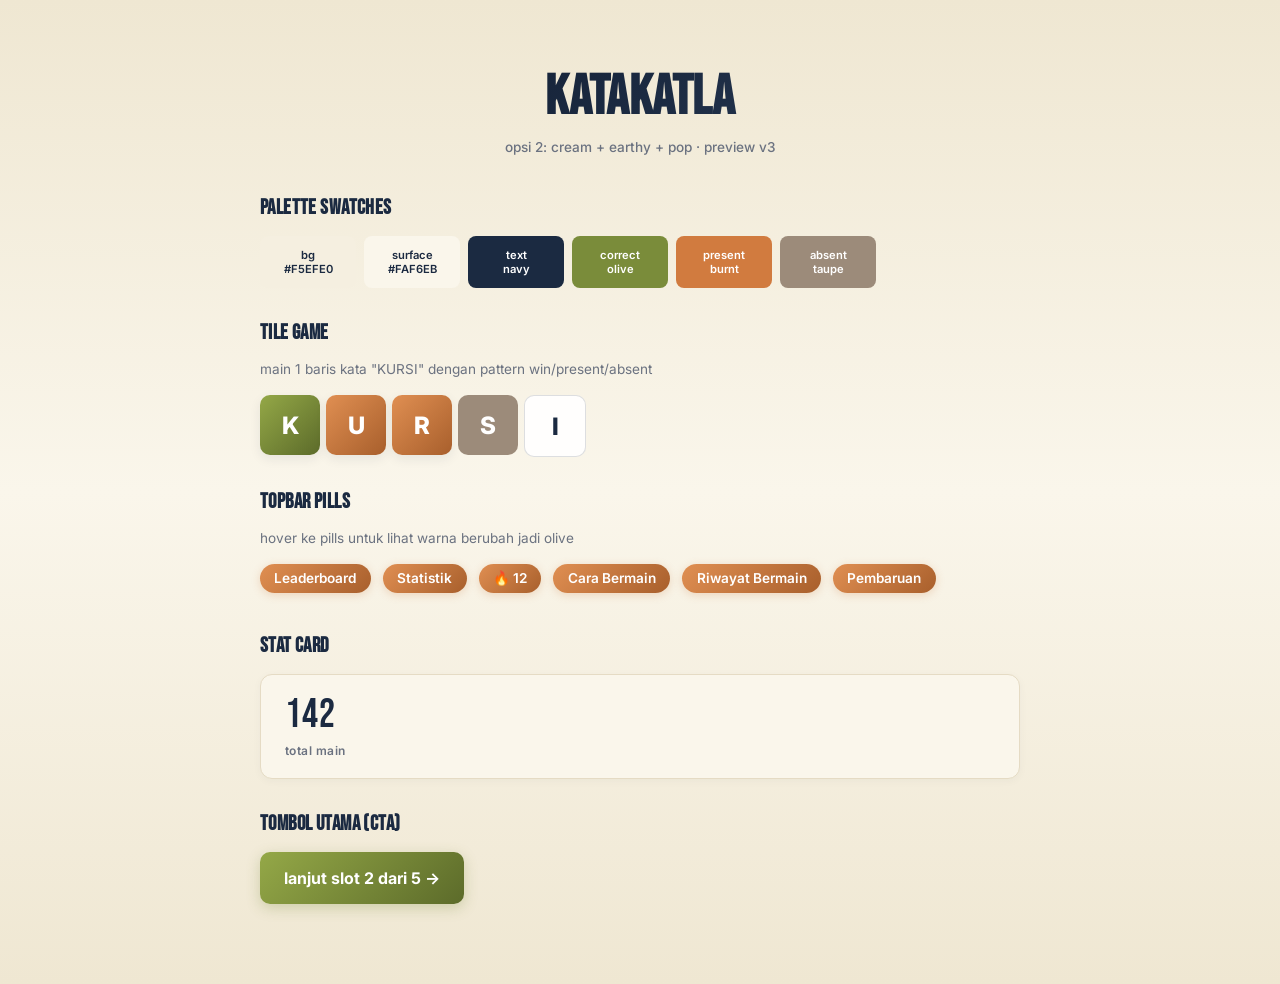
<file: preview-tiles.html>
<!DOCTYPE html>
<html lang="id">
<head>
  <meta charset="UTF-8">
  <title>preview opsi 2 — earthy v3</title>
  <link rel="preconnect" href="https://fonts.googleapis.com">
  <link rel="preconnect" href="https://fonts.gstatic.com" crossorigin>
  <link href="https://fonts.googleapis.com/css2?family=Bebas+Neue&family=Inter:wght@400;500;600;700;800&display=swap" rel="stylesheet">
  <style>
    :root {
      --bg: #F5EFE0;
      --surface: #FAF6EB;
      --text: #1B2A41;
      --text-muted: #6B7280;
      --border: #E5DBC4;
      --correct: #7A8C3A;
      --correct-light: #94A847;
      --correct-dark: #5C6B2A;
      --present: #D17B3F;
      --present-light: #E08F52;
      --present-dark: #A85F2C;
      --absent: #9C8B7A;
      --shadow-tile: 0 4px 12px rgba(27, 42, 65, 0.08);
    }
    
    body { 
      font-family: 'Inter', sans-serif; 
      background: linear-gradient(180deg, #EFE7D2 0%, #FAF6EB 50%, #EFE7D2 100%);
      padding: 2rem 1.5rem; 
      max-width: 760px; 
      margin: 0 auto; 
      color: var(--text);
      min-height: 100vh;
    }
    
    /* LOGO — navy gradient (subtle, 2 shade navy) */
    .logo {
      font-family: 'Bebas Neue';
      font-size: 3.5rem;
      letter-spacing: 0.01em;
      text-align: center;
      margin-bottom: 0.25rem;
      line-height: 1;
      background: linear-gradient(135deg, #0F1A2E 0%, #1B2A41 50%, #2D3E5A 100%);
      -webkit-background-clip: text;
      -webkit-text-fill-color: transparent;
      background-clip: text;
    }
    
    .subtitle {
      text-align: center;
      color: var(--text-muted);
      font-size: 0.85rem;
      margin-bottom: 2.5rem;
      font-weight: 500;
    }
    
    h2 { 
      font-family: 'Bebas Neue'; 
      margin: 2rem 0 0.5rem; 
      font-size: 1.3rem; 
      letter-spacing: 0.02em;
      text-transform: uppercase;
    }
    
    .label { 
      color: var(--text-muted); 
      font-size: 0.85rem; 
      margin-bottom: 1rem; 
      line-height: 1.5;
    }
    
    /* TILE */
    .row { display: flex; gap: 6px; margin-bottom: 0.75rem; }
    
    .tile {
      width: 60px; height: 60px;
      display: flex; align-items: center; justify-content: center;
      font-family: 'Inter'; font-weight: 800; font-size: 1.5rem;
      text-transform: uppercase;
      background: rgba(255, 255, 255, 0.6);
      border: 1px solid rgba(27, 42, 65, 0.08);
      backdrop-filter: blur(10px);
      border-radius: 10px;
      color: var(--text);
    }
    .tile.filled { 
      background: rgba(255, 255, 255, 0.9);
      border-color: rgba(27, 42, 65, 0.15);
    }
    .tile.correct { 
      background: linear-gradient(135deg, var(--correct-light), var(--correct-dark));
      color: white; border: none;
      box-shadow: var(--shadow-tile);
    }
    .tile.present { 
      background: linear-gradient(135deg, var(--present-light), var(--present-dark));
      color: white; border: none;
      box-shadow: var(--shadow-tile);
    }
    .tile.absent { 
      background: var(--absent);
      color: white; border: none;
    }
    
    .btn-primary {
      background: linear-gradient(135deg, var(--correct-light), var(--correct-dark));
      color: white;
      border: none;
      padding: 1rem 1.5rem;
      border-radius: 10px;
      font-family: 'Inter';
      font-size: 1rem;
      font-weight: 700;
      cursor: pointer;
      box-shadow: 0 4px 14px rgba(122, 140, 58, 0.3);
      margin-top: 0.5rem;
    }
    
    /* PILL — gradient burnt orange default, olive hover */
    .btn-pill {
      display: inline-block;
      font-size: 0.85rem;
      font-weight: 600;
      color: white;
      padding: 0.4rem 0.9rem;
      border: none;
      border-radius: 999px;
      background: linear-gradient(135deg, var(--present-light), var(--present-dark));
      margin-right: 0.5rem;
      margin-bottom: 0.5rem;
      cursor: pointer;
      box-shadow: 0 2px 8px rgba(209, 123, 63, 0.25);
      transition: all 0.2s ease;
    }
    
    .btn-pill:hover {
      background: linear-gradient(135deg, var(--correct-light), var(--correct-dark));
      box-shadow: 0 4px 12px rgba(122, 140, 58, 0.35);
      transform: translateY(-1px);
    }
    
    .card {
      background: var(--surface);
      border: 1px solid var(--border);
      border-radius: 12px;
      padding: 1.25rem 1.5rem;
      margin-top: 1rem;
      box-shadow: 0 2px 8px rgba(27, 42, 65, 0.04);
    }
    
    .stat-value {
      font-family: 'Bebas Neue';
      font-size: 2.5rem;
      letter-spacing: 0.02em;
      line-height: 1;
      color: var(--text);
    }
    
    .stat-label {
      font-size: 0.75rem;
      color: var(--text-muted);
      font-weight: 600;
      text-transform: lowercase;
      letter-spacing: 0.04em;
      margin-top: 0.5rem;
    }
    
    .palette-strip {
      display: flex;
      gap: 0.5rem;
      flex-wrap: wrap;
      margin: 1rem 0;
    }
    .swatch {
      width: 80px;
      padding: 0.75rem 0.5rem;
      border-radius: 8px;
      text-align: center;
      font-size: 0.7rem;
      font-weight: 600;
    }
  </style>
</head>
<body>
  <h1 class="logo">KATAKATLA</h1>
  <p class="subtitle">opsi 2: cream + earthy + pop · preview v3</p>

  <h2>palette swatches</h2>
  <div class="palette-strip">
    <div class="swatch" style="background:#F5EFE0; color:#1B2A41;">bg<br>#F5EFE0</div>
    <div class="swatch" style="background:#FAF6EB; color:#1B2A41;">surface<br>#FAF6EB</div>
    <div class="swatch" style="background:#1B2A41; color:white;">text<br>navy</div>
    <div class="swatch" style="background:#7A8C3A; color:white;">correct<br>olive</div>
    <div class="swatch" style="background:#D17B3F; color:white;">present<br>burnt</div>
    <div class="swatch" style="background:#9C8B7A; color:white;">absent<br>taupe</div>
  </div>

  <h2>tile game</h2>
  <p class="label">main 1 baris kata "KURSI" dengan pattern win/present/absent</p>
  <div class="row">
    <div class="tile correct">K</div>
    <div class="tile present">U</div>
    <div class="tile present">R</div>
    <div class="tile absent">S</div>
    <div class="tile filled">I</div>
  </div>

  <h2>topbar pills</h2>
  <p class="label">hover ke pills untuk lihat warna berubah jadi olive</p>
  <div>
    <span class="btn-pill">Leaderboard</span>
    <span class="btn-pill">Statistik</span>
    <span class="btn-pill">🔥 12</span>
    <span class="btn-pill">Cara Bermain</span>
    <span class="btn-pill">Riwayat Bermain</span>
    <span class="btn-pill">Pembaruan</span>
  </div>

  <h2>stat card</h2>
  <div class="card">
    <div class="stat-value">142</div>
    <div class="stat-label">total main</div>
  </div>

  <h2>tombol utama (CTA)</h2>
  <button class="btn-primary">lanjut slot 2 dari 5 →</button>
  
  <div style="height: 3rem;"></div>
</body>
</html>
</file>
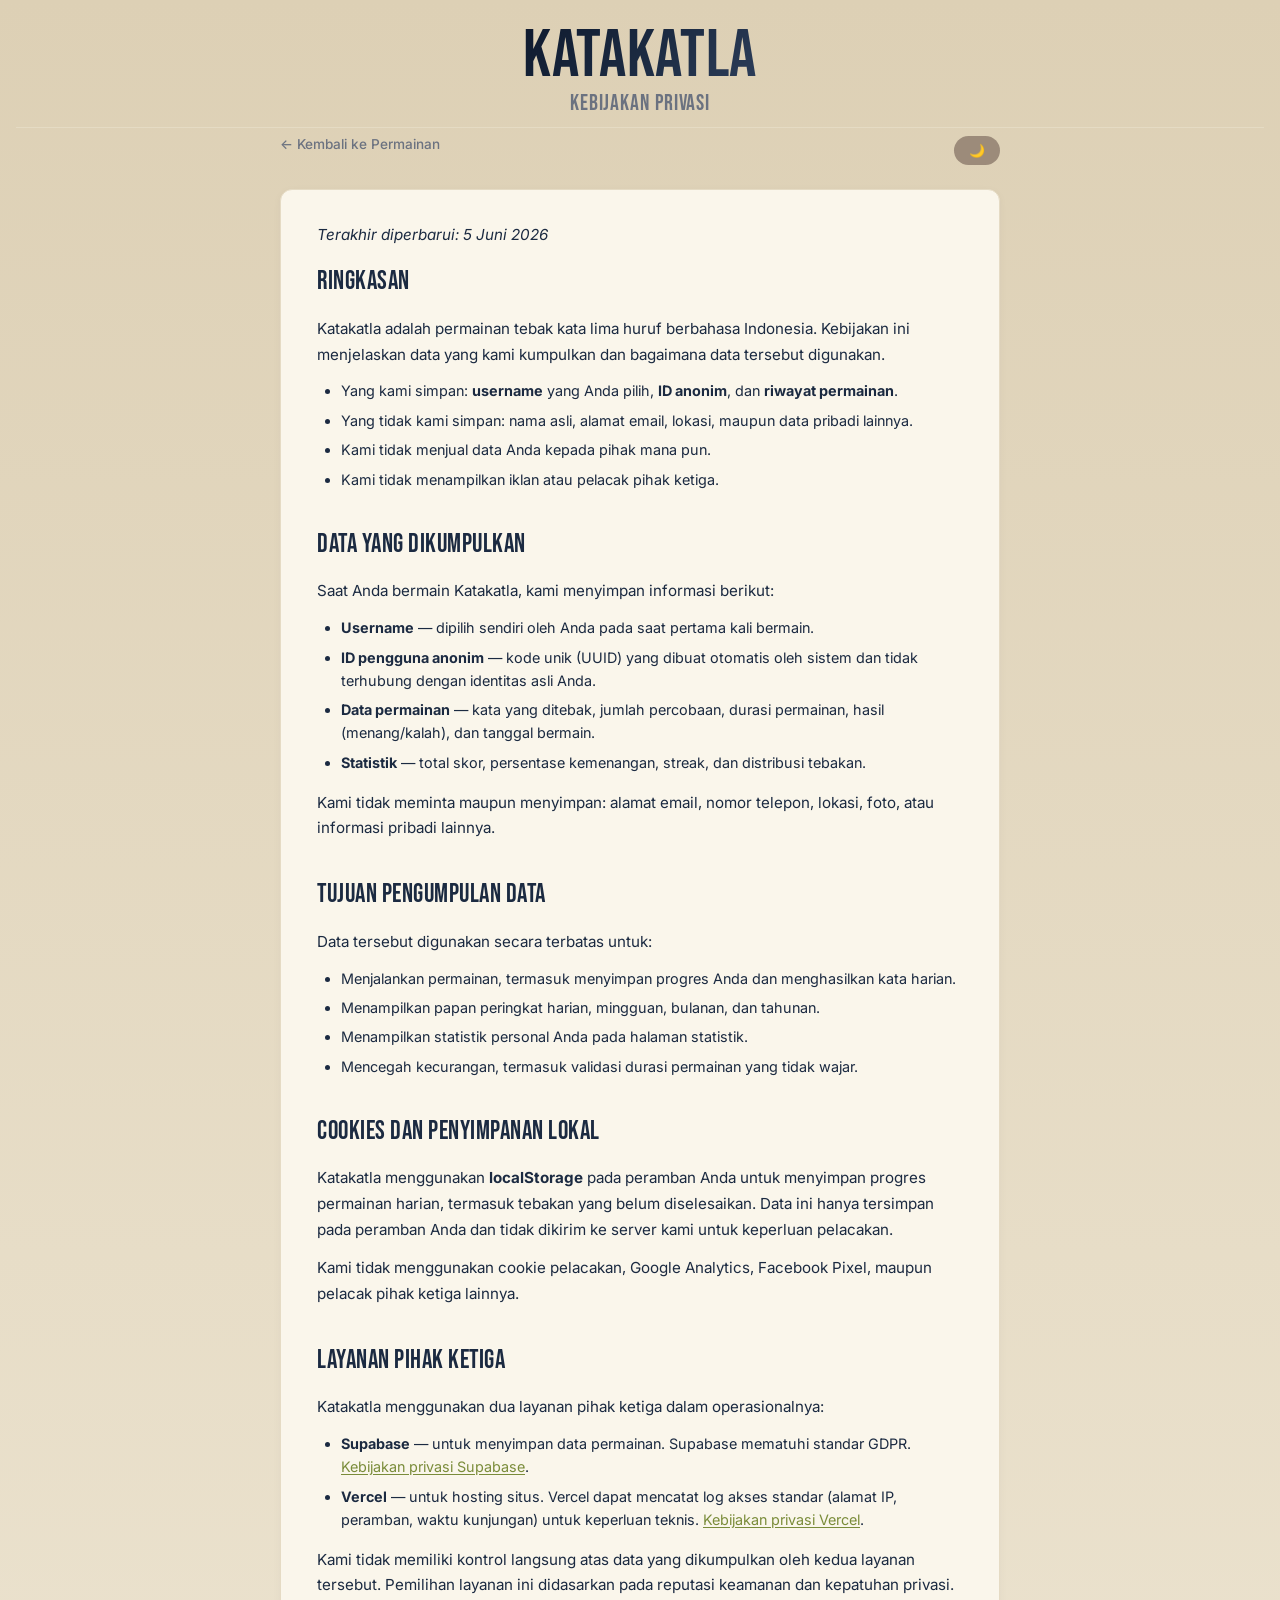
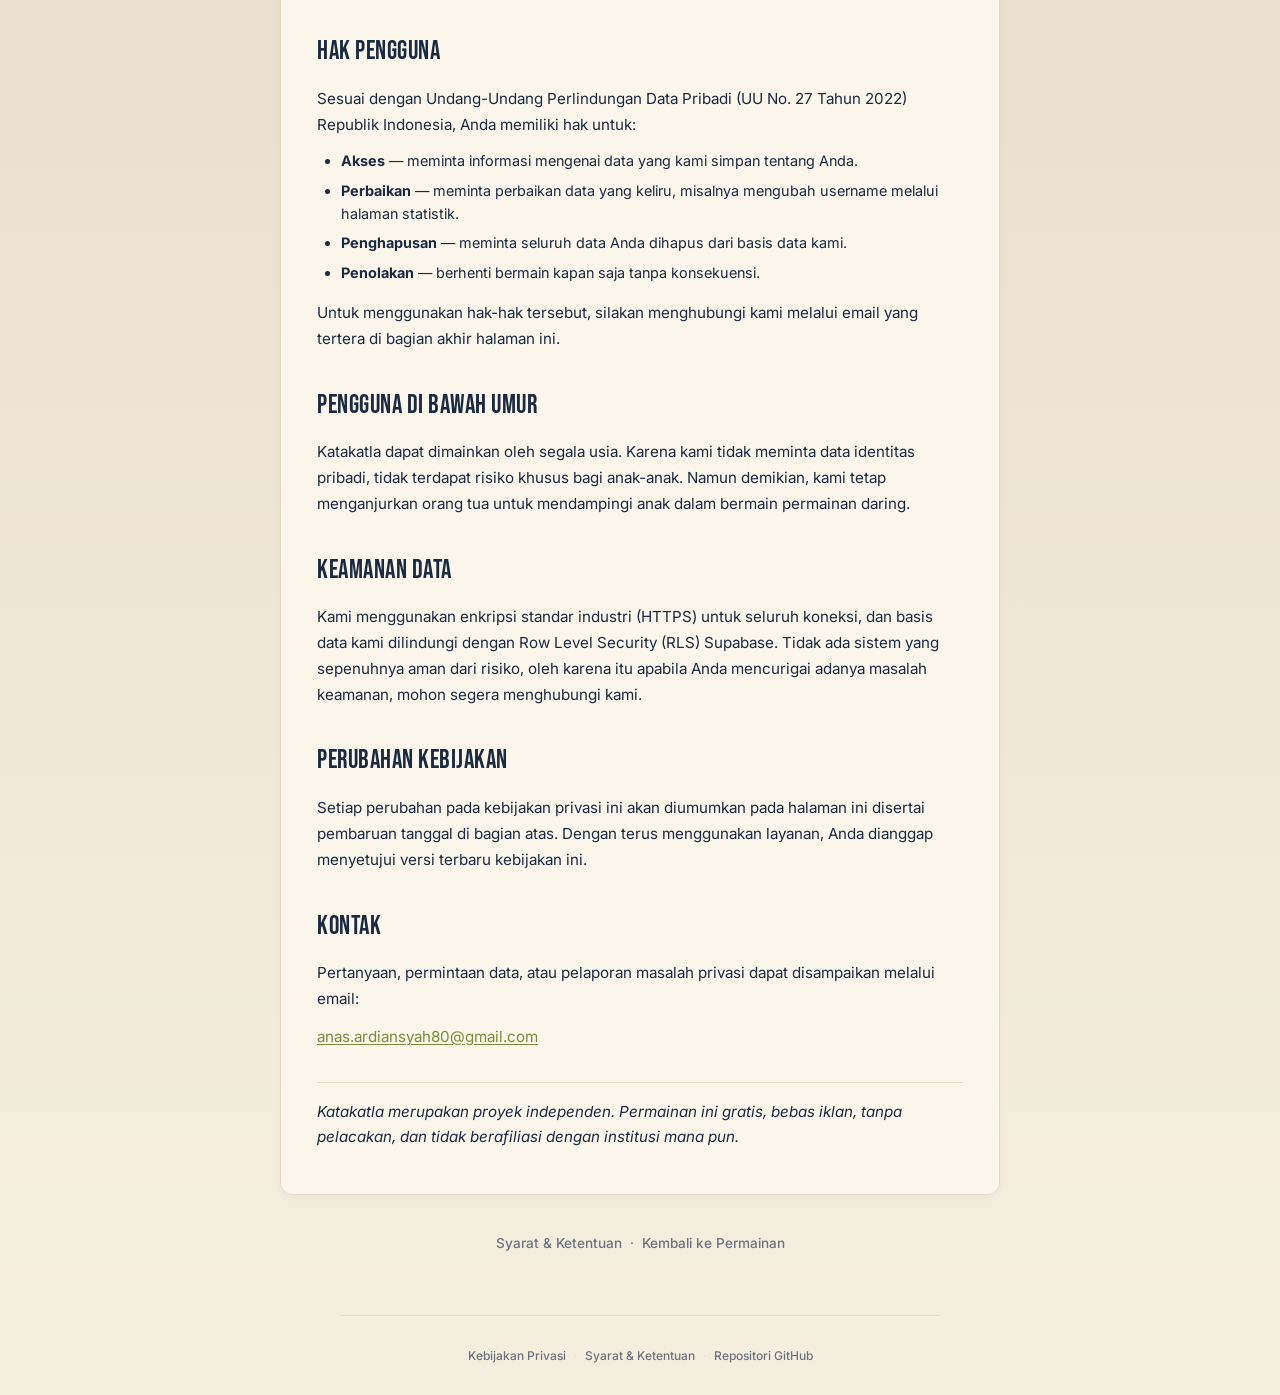
<file: privacy.html>
<!DOCTYPE html>
<html lang="id">
<head>
  <meta charset="UTF-8">
  <meta name="viewport" content="width=device-width, initial-scale=1.0">
  <title>katakatla — kebijakan privasi</title>

  <link rel="preconnect" href="https://fonts.googleapis.com">
  <link rel="preconnect" href="https://fonts.gstatic.com" crossorigin>
  <link href="https://fonts.googleapis.com/css2?family=Bebas+Neue&family=Inter:wght@400;500;600;700;800&display=swap" rel="stylesheet">

  <link rel="icon" href="data:image/svg+xml,<svg xmlns=%22http://www.w3.org/2000/svg%22 viewBox=%220 0 100 100%22><rect width=%22100%22 height=%22100%22 rx=%2220%22 fill=%22%237A8C3A%22/><text y=%22.9em%22 font-size=%2270%22 x=%2250%22 text-anchor=%22middle%22 font-family=%22sans-serif%22 font-weight=%22700%22 fill=%22white%22>k</text></svg>">
  <link rel="stylesheet" href="style.css">

  <!-- Inline theme apply biar nggak flash -->
  <script>
    (function() {
      const saved = localStorage.getItem('katakatla_theme');
      const theme = saved || (window.matchMedia('(prefers-color-scheme: dark)').matches ? 'dark' : 'light');
      document.documentElement.setAttribute('data-theme', theme);
    })();
  </script>
</head>
<body>
  <header class="topbar">
    <a href="index.html" class="logo-link">
      <h1 class="logo">katakatla</h1>
    </a>
    <p class="page-label">Kebijakan Privasi</p>
  </header>

  <main class="legal-page">
    <div class="page-top-bar">
      <a href="index.html" class="back-link">← Kembali ke Permainan</a>
      <button id="theme-toggle" class="lb-link" type="button" aria-label="Ganti Tema" style="margin-top:0;">🌙</button>
    </div>

    <article class="legal-content">
      <p class="legal-meta">Terakhir diperbarui: 5 Juni 2026</p>

      <h2>Ringkasan</h2>
      <p>Katakatla adalah permainan tebak kata lima huruf berbahasa Indonesia. Kebijakan ini menjelaskan data yang kami kumpulkan dan bagaimana data tersebut digunakan.</p>
      <ul>
        <li>Yang kami simpan: <strong>username</strong> yang Anda pilih, <strong>ID anonim</strong>, dan <strong>riwayat permainan</strong>.</li>
        <li>Yang tidak kami simpan: nama asli, alamat email, lokasi, maupun data pribadi lainnya.</li>
        <li>Kami tidak menjual data Anda kepada pihak mana pun.</li>
        <li>Kami tidak menampilkan iklan atau pelacak pihak ketiga.</li>
      </ul>

      <h2>Data yang Dikumpulkan</h2>
      <p>Saat Anda bermain Katakatla, kami menyimpan informasi berikut:</p>
      <ul>
        <li><strong>Username</strong> — dipilih sendiri oleh Anda pada saat pertama kali bermain.</li>
        <li><strong>ID pengguna anonim</strong> — kode unik (UUID) yang dibuat otomatis oleh sistem dan tidak terhubung dengan identitas asli Anda.</li>
        <li><strong>Data permainan</strong> — kata yang ditebak, jumlah percobaan, durasi permainan, hasil (menang/kalah), dan tanggal bermain.</li>
        <li><strong>Statistik</strong> — total skor, persentase kemenangan, streak, dan distribusi tebakan.</li>
      </ul>
      <p>Kami tidak meminta maupun menyimpan: alamat email, nomor telepon, lokasi, foto, atau informasi pribadi lainnya.</p>

      <h2>Tujuan Pengumpulan Data</h2>
      <p>Data tersebut digunakan secara terbatas untuk:</p>
      <ul>
        <li>Menjalankan permainan, termasuk menyimpan progres Anda dan menghasilkan kata harian.</li>
        <li>Menampilkan papan peringkat harian, mingguan, bulanan, dan tahunan.</li>
        <li>Menampilkan statistik personal Anda pada halaman statistik.</li>
        <li>Mencegah kecurangan, termasuk validasi durasi permainan yang tidak wajar.</li>
      </ul>

      <h2>Cookies dan Penyimpanan Lokal</h2>
      <p>Katakatla menggunakan <strong>localStorage</strong> pada peramban Anda untuk menyimpan progres permainan harian, termasuk tebakan yang belum diselesaikan. Data ini hanya tersimpan pada peramban Anda dan tidak dikirim ke server kami untuk keperluan pelacakan.</p>
      <p>Kami tidak menggunakan cookie pelacakan, Google Analytics, Facebook Pixel, maupun pelacak pihak ketiga lainnya.</p>

      <h2>Layanan Pihak Ketiga</h2>
      <p>Katakatla menggunakan dua layanan pihak ketiga dalam operasionalnya:</p>
      <ul>
        <li><strong>Supabase</strong> — untuk menyimpan data permainan. Supabase mematuhi standar GDPR. <a href="https://supabase.com/privacy" target="_blank" rel="noopener">Kebijakan privasi Supabase</a>.</li>
        <li><strong>Vercel</strong> — untuk hosting situs. Vercel dapat mencatat log akses standar (alamat IP, peramban, waktu kunjungan) untuk keperluan teknis. <a href="https://vercel.com/legal/privacy-policy" target="_blank" rel="noopener">Kebijakan privasi Vercel</a>.</li>
      </ul>
      <p>Kami tidak memiliki kontrol langsung atas data yang dikumpulkan oleh kedua layanan tersebut. Pemilihan layanan ini didasarkan pada reputasi keamanan dan kepatuhan privasi.</p>

      <h2>Hak Pengguna</h2>
      <p>Sesuai dengan Undang-Undang Perlindungan Data Pribadi (UU No. 27 Tahun 2022) Republik Indonesia, Anda memiliki hak untuk:</p>
      <ul>
        <li><strong>Akses</strong> — meminta informasi mengenai data yang kami simpan tentang Anda.</li>
        <li><strong>Perbaikan</strong> — meminta perbaikan data yang keliru, misalnya mengubah username melalui halaman statistik.</li>
        <li><strong>Penghapusan</strong> — meminta seluruh data Anda dihapus dari basis data kami.</li>
        <li><strong>Penolakan</strong> — berhenti bermain kapan saja tanpa konsekuensi.</li>
      </ul>
      <p>Untuk menggunakan hak-hak tersebut, silakan menghubungi kami melalui email yang tertera di bagian akhir halaman ini.</p>

      <h2>Pengguna di Bawah Umur</h2>
      <p>Katakatla dapat dimainkan oleh segala usia. Karena kami tidak meminta data identitas pribadi, tidak terdapat risiko khusus bagi anak-anak. Namun demikian, kami tetap menganjurkan orang tua untuk mendampingi anak dalam bermain permainan daring.</p>

      <h2>Keamanan Data</h2>
      <p>Kami menggunakan enkripsi standar industri (HTTPS) untuk seluruh koneksi, dan basis data kami dilindungi dengan Row Level Security (RLS) Supabase. Tidak ada sistem yang sepenuhnya aman dari risiko, oleh karena itu apabila Anda mencurigai adanya masalah keamanan, mohon segera menghubungi kami.</p>

      <h2>Perubahan Kebijakan</h2>
      <p>Setiap perubahan pada kebijakan privasi ini akan diumumkan pada halaman ini disertai pembaruan tanggal di bagian atas. Dengan terus menggunakan layanan, Anda dianggap menyetujui versi terbaru kebijakan ini.</p>

      <h2>Kontak</h2>
      <p>Pertanyaan, permintaan data, atau pelaporan masalah privasi dapat disampaikan melalui email:</p>
      <p><a href="mailto:anas.ardiansyah80@gmail.com">anas.ardiansyah80@gmail.com</a></p>

      <p class="legal-note">Katakatla merupakan proyek independen. Permainan ini gratis, bebas iklan, tanpa pelacakan, dan tidak berafiliasi dengan institusi mana pun.</p>
    </article>

    <nav class="legal-footer-nav">
      <a href="terms.html">Syarat & Ketentuan</a>
      <span>·</span>
      <a href="index.html">Kembali ke Permainan</a>
    </nav>
  </main>

  <footer class="site-footer">
    <div class="site-footer-links">
      <a href="privacy.html">Kebijakan Privasi</a>
      <span>·</span>
      <a href="terms.html">Syarat & Ketentuan</a>
      <span>·</span>
      <a href="https://github.com/manasardi/katakatla" target="_blank" rel="noopener">Repositori GitHub</a>
    </div>
  </footer>

  <script>
    (function() {
      const THEME_KEY = 'katakatla_theme';
      function getEffectiveTheme() {
        const saved = localStorage.getItem(THEME_KEY);
        if (saved) return saved;
        return window.matchMedia('(prefers-color-scheme: dark)').matches ? 'dark' : 'light';
      }
      function applyTheme(theme) {
        document.documentElement.setAttribute('data-theme', theme);
        const btn = document.getElementById('theme-toggle');
        if (btn) {
          btn.textContent = theme === 'dark' ? '☀️' : '🌙';
          btn.setAttribute('aria-label', theme === 'dark' ? 'Mode Terang' : 'Mode Gelap');
        }
      }
      function toggleTheme() {
        const current = document.documentElement.getAttribute('data-theme') || getEffectiveTheme();
        const next = current === 'dark' ? 'light' : 'dark';
        localStorage.setItem(THEME_KEY, next);
        applyTheme(next);
      }
      applyTheme(getEffectiveTheme());
      document.addEventListener('DOMContentLoaded', function() {
        const btn = document.getElementById('theme-toggle');
        if (btn) btn.addEventListener('click', toggleTheme);
      });
    })();
  </script>
</body>
</html>
</file>
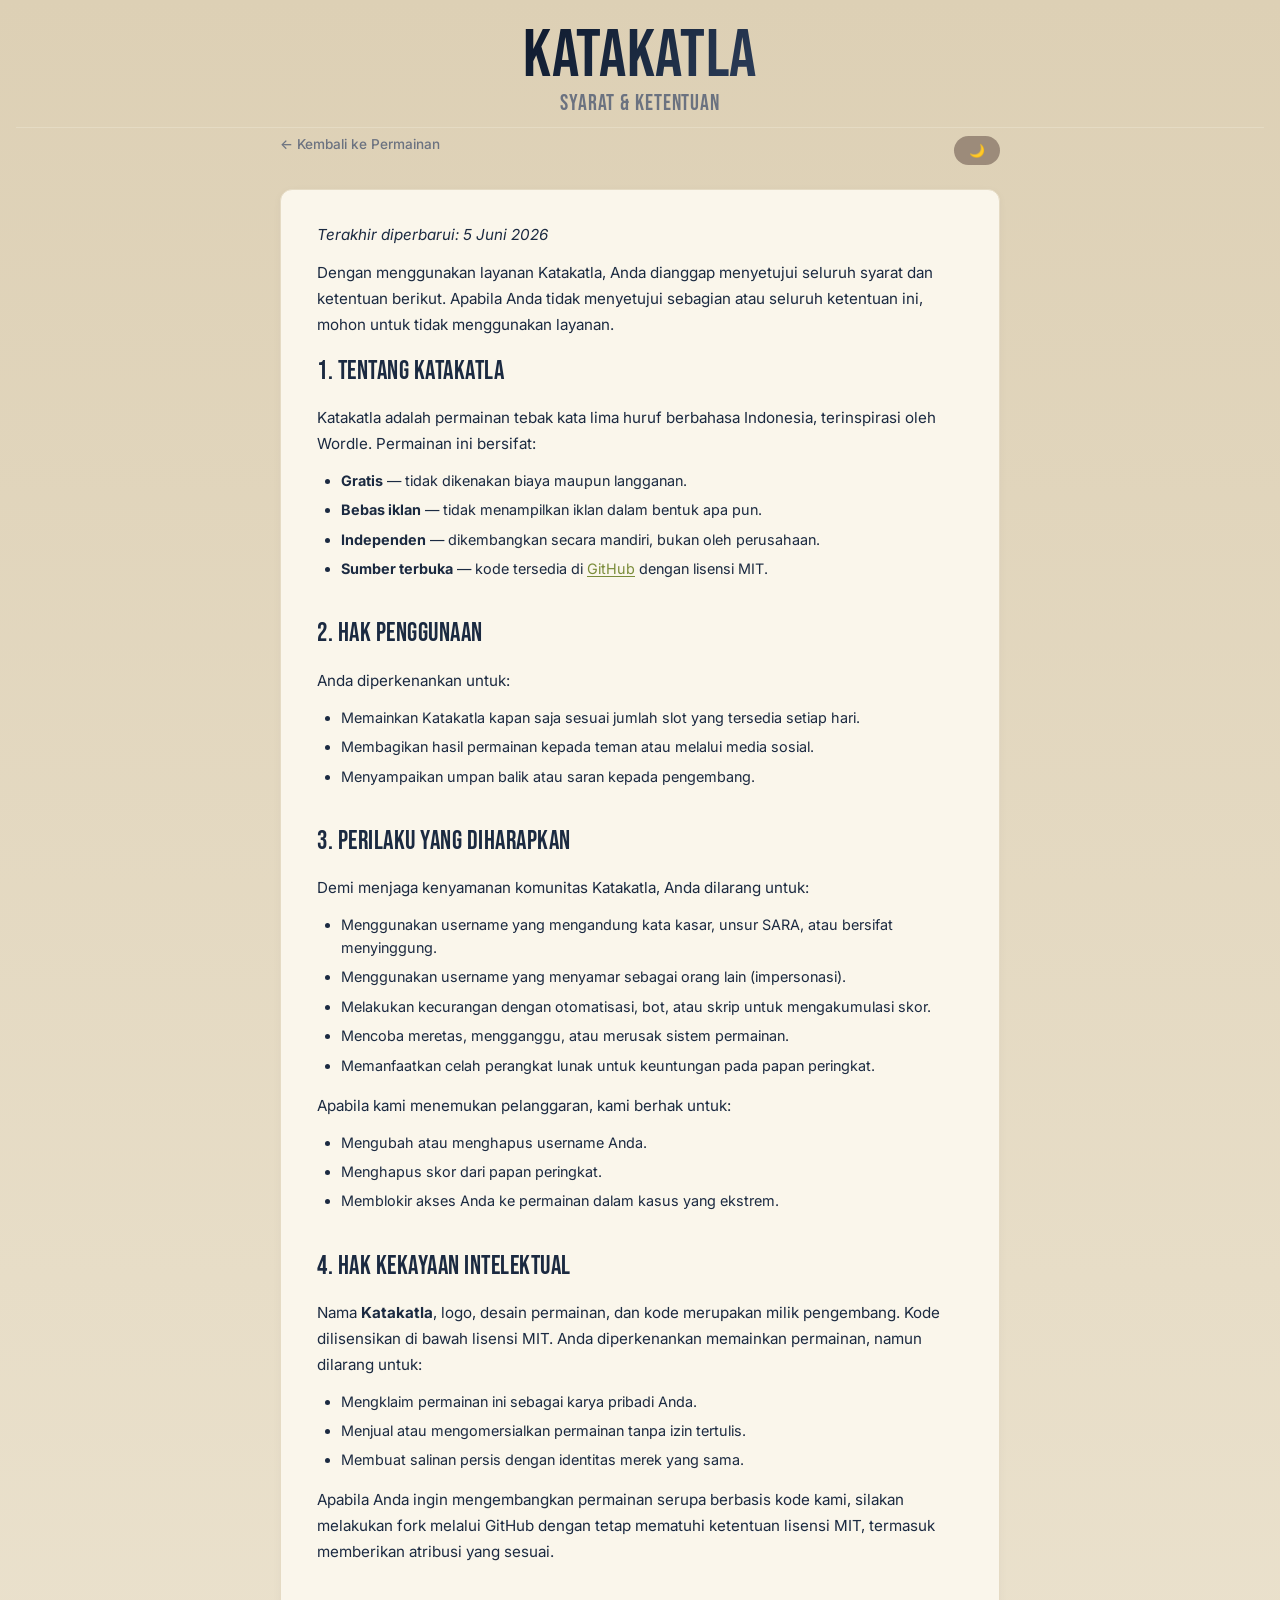
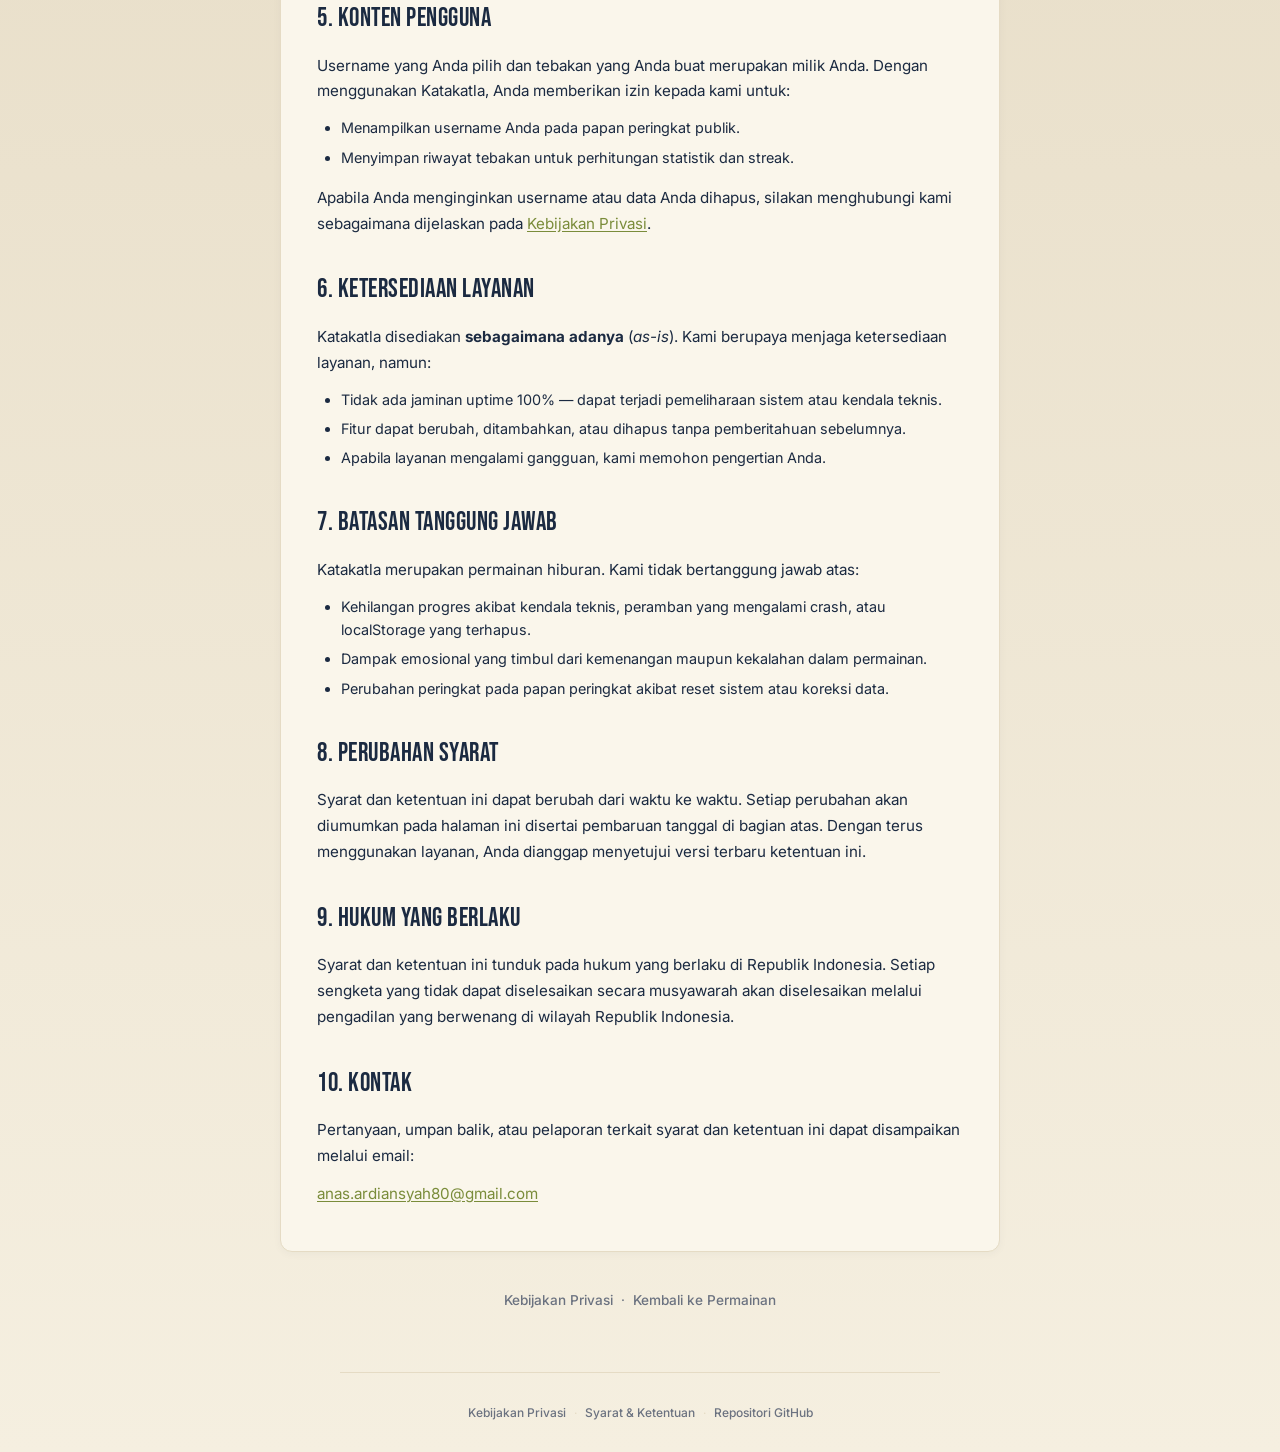
<file: terms.html>
<!DOCTYPE html>
<html lang="id">
<head>
  <meta charset="UTF-8">
  <meta name="viewport" content="width=device-width, initial-scale=1.0">
  <title>katakatla — syarat & ketentuan</title>

  <link rel="preconnect" href="https://fonts.googleapis.com">
  <link rel="preconnect" href="https://fonts.gstatic.com" crossorigin>
  <link href="https://fonts.googleapis.com/css2?family=Bebas+Neue&family=Inter:wght@400;500;600;700;800&display=swap" rel="stylesheet">

  <link rel="icon" href="data:image/svg+xml,<svg xmlns=%22http://www.w3.org/2000/svg%22 viewBox=%220 0 100 100%22><rect width=%22100%22 height=%22100%22 rx=%2220%22 fill=%22%237A8C3A%22/><text y=%22.9em%22 font-size=%2270%22 x=%2250%22 text-anchor=%22middle%22 font-family=%22sans-serif%22 font-weight=%22700%22 fill=%22white%22>k</text></svg>">
  <link rel="stylesheet" href="style.css">

  <!-- Inline theme apply biar nggak flash -->
  <script>
    (function() {
      const saved = localStorage.getItem('katakatla_theme');
      const theme = saved || (window.matchMedia('(prefers-color-scheme: dark)').matches ? 'dark' : 'light');
      document.documentElement.setAttribute('data-theme', theme);
    })();
  </script>
</head>
<body>
  <header class="topbar">
    <a href="index.html" class="logo-link">
      <h1 class="logo">katakatla</h1>
    </a>
    <p class="page-label">Syarat & Ketentuan</p>
  </header>

  <main class="legal-page">
    <div class="page-top-bar">
      <a href="index.html" class="back-link">← Kembali ke Permainan</a>
      <button id="theme-toggle" class="lb-link" type="button" aria-label="Ganti Tema" style="margin-top:0;">🌙</button>
    </div>

    <article class="legal-content">
      <p class="legal-meta">Terakhir diperbarui: 5 Juni 2026</p>

      <p>Dengan menggunakan layanan Katakatla, Anda dianggap menyetujui seluruh syarat dan ketentuan berikut. Apabila Anda tidak menyetujui sebagian atau seluruh ketentuan ini, mohon untuk tidak menggunakan layanan.</p>

      <h2>1. Tentang Katakatla</h2>
      <p>Katakatla adalah permainan tebak kata lima huruf berbahasa Indonesia, terinspirasi oleh Wordle. Permainan ini bersifat:</p>
      <ul>
        <li><strong>Gratis</strong> — tidak dikenakan biaya maupun langganan.</li>
        <li><strong>Bebas iklan</strong> — tidak menampilkan iklan dalam bentuk apa pun.</li>
        <li><strong>Independen</strong> — dikembangkan secara mandiri, bukan oleh perusahaan.</li>
        <li><strong>Sumber terbuka</strong> — kode tersedia di <a href="https://github.com/manasardi/katakatla" target="_blank" rel="noopener">GitHub</a> dengan lisensi MIT.</li>
      </ul>

      <h2>2. Hak Penggunaan</h2>
      <p>Anda diperkenankan untuk:</p>
      <ul>
        <li>Memainkan Katakatla kapan saja sesuai jumlah slot yang tersedia setiap hari.</li>
        <li>Membagikan hasil permainan kepada teman atau melalui media sosial.</li>
        <li>Menyampaikan umpan balik atau saran kepada pengembang.</li>
      </ul>

      <h2>3. Perilaku yang Diharapkan</h2>
      <p>Demi menjaga kenyamanan komunitas Katakatla, Anda dilarang untuk:</p>
      <ul>
        <li>Menggunakan username yang mengandung kata kasar, unsur SARA, atau bersifat menyinggung.</li>
        <li>Menggunakan username yang menyamar sebagai orang lain (impersonasi).</li>
        <li>Melakukan kecurangan dengan otomatisasi, bot, atau skrip untuk mengakumulasi skor.</li>
        <li>Mencoba meretas, mengganggu, atau merusak sistem permainan.</li>
        <li>Memanfaatkan celah perangkat lunak untuk keuntungan pada papan peringkat.</li>
      </ul>
      <p>Apabila kami menemukan pelanggaran, kami berhak untuk:</p>
      <ul>
        <li>Mengubah atau menghapus username Anda.</li>
        <li>Menghapus skor dari papan peringkat.</li>
        <li>Memblokir akses Anda ke permainan dalam kasus yang ekstrem.</li>
      </ul>

      <h2>4. Hak Kekayaan Intelektual</h2>
      <p>Nama <strong>Katakatla</strong>, logo, desain permainan, dan kode merupakan milik pengembang. Kode dilisensikan di bawah lisensi MIT. Anda diperkenankan memainkan permainan, namun dilarang untuk:</p>
      <ul>
        <li>Mengklaim permainan ini sebagai karya pribadi Anda.</li>
        <li>Menjual atau mengomersialkan permainan tanpa izin tertulis.</li>
        <li>Membuat salinan persis dengan identitas merek yang sama.</li>
      </ul>
      <p>Apabila Anda ingin mengembangkan permainan serupa berbasis kode kami, silakan melakukan fork melalui GitHub dengan tetap mematuhi ketentuan lisensi MIT, termasuk memberikan atribusi yang sesuai.</p>

      <h2>5. Konten Pengguna</h2>
      <p>Username yang Anda pilih dan tebakan yang Anda buat merupakan milik Anda. Dengan menggunakan Katakatla, Anda memberikan izin kepada kami untuk:</p>
      <ul>
        <li>Menampilkan username Anda pada papan peringkat publik.</li>
        <li>Menyimpan riwayat tebakan untuk perhitungan statistik dan streak.</li>
      </ul>
      <p>Apabila Anda menginginkan username atau data Anda dihapus, silakan menghubungi kami sebagaimana dijelaskan pada <a href="privacy.html">Kebijakan Privasi</a>.</p>

      <h2>6. Ketersediaan Layanan</h2>
      <p>Katakatla disediakan <strong>sebagaimana adanya</strong> (<em>as-is</em>). Kami berupaya menjaga ketersediaan layanan, namun:</p>
      <ul>
        <li>Tidak ada jaminan uptime 100% — dapat terjadi pemeliharaan sistem atau kendala teknis.</li>
        <li>Fitur dapat berubah, ditambahkan, atau dihapus tanpa pemberitahuan sebelumnya.</li>
        <li>Apabila layanan mengalami gangguan, kami memohon pengertian Anda.</li>
      </ul>

      <h2>7. Batasan Tanggung Jawab</h2>
      <p>Katakatla merupakan permainan hiburan. Kami tidak bertanggung jawab atas:</p>
      <ul>
        <li>Kehilangan progres akibat kendala teknis, peramban yang mengalami crash, atau localStorage yang terhapus.</li>
        <li>Dampak emosional yang timbul dari kemenangan maupun kekalahan dalam permainan.</li>
        <li>Perubahan peringkat pada papan peringkat akibat reset sistem atau koreksi data.</li>
      </ul>

      <h2>8. Perubahan Syarat</h2>
      <p>Syarat dan ketentuan ini dapat berubah dari waktu ke waktu. Setiap perubahan akan diumumkan pada halaman ini disertai pembaruan tanggal di bagian atas. Dengan terus menggunakan layanan, Anda dianggap menyetujui versi terbaru ketentuan ini.</p>

      <h2>9. Hukum yang Berlaku</h2>
      <p>Syarat dan ketentuan ini tunduk pada hukum yang berlaku di Republik Indonesia. Setiap sengketa yang tidak dapat diselesaikan secara musyawarah akan diselesaikan melalui pengadilan yang berwenang di wilayah Republik Indonesia.</p>

      <h2>10. Kontak</h2>
      <p>Pertanyaan, umpan balik, atau pelaporan terkait syarat dan ketentuan ini dapat disampaikan melalui email:</p>
      <p><a href="mailto:anas.ardiansyah80@gmail.com">anas.ardiansyah80@gmail.com</a></p>
    </article>

    <nav class="legal-footer-nav">
      <a href="privacy.html">Kebijakan Privasi</a>
      <span>·</span>
      <a href="index.html">Kembali ke Permainan</a>
    </nav>
  </main>

  <footer class="site-footer">
    <div class="site-footer-links">
      <a href="privacy.html">Kebijakan Privasi</a>
      <span>·</span>
      <a href="terms.html">Syarat & Ketentuan</a>
      <span>·</span>
      <a href="https://github.com/manasardi/katakatla" target="_blank" rel="noopener">Repositori GitHub</a>
    </div>
  </footer>

  <script>
    (function() {
      const THEME_KEY = 'katakatla_theme';
      function getEffectiveTheme() {
        const saved = localStorage.getItem(THEME_KEY);
        if (saved) return saved;
        return window.matchMedia('(prefers-color-scheme: dark)').matches ? 'dark' : 'light';
      }
      function applyTheme(theme) {
        document.documentElement.setAttribute('data-theme', theme);
        const btn = document.getElementById('theme-toggle');
        if (btn) {
          btn.textContent = theme === 'dark' ? '☀️' : '🌙';
          btn.setAttribute('aria-label', theme === 'dark' ? 'Mode Terang' : 'Mode Gelap');
        }
      }
      function toggleTheme() {
        const current = document.documentElement.getAttribute('data-theme') || getEffectiveTheme();
        const next = current === 'dark' ? 'light' : 'dark';
        localStorage.setItem(THEME_KEY, next);
        applyTheme(next);
      }
      applyTheme(getEffectiveTheme());
      document.addEventListener('DOMContentLoaded', function() {
        const btn = document.getElementById('theme-toggle');
        if (btn) btn.addEventListener('click', toggleTheme);
      });
    })();
  </script>
</body>
</html>
</file>
<file: style.css>
/* =========================================
   KATAKATLA — STYLE v6 (Earthy Palette)
   Cream + Olive + Burnt Orange + Navy
========================================= */

:root {
  --bg: #F5EFE0;
  --surface: #FAF6EB;
  --text: #1B2A41;
  --text-muted: #6B7280;
  --border: #E5DBC4;
  --border-strong: #1B2A41;
  --correct: #7A8C3A;
  --correct-light: #94A847;
  --correct-dark: #5C6B2A;
  --present: #D17B3F;
  --present-light: #E08F52;
  --present-dark: #A85F2C;
  --absent: #9C8B7A;
  --error: #C94A4A;
  --shadow-lg: 0 12px 40px rgba(27, 42, 65, 0.12);
  --shadow-tile: 0 4px 12px rgba(27, 42, 65, 0.08);
  --font-display: 'Bebas Neue', 'Inter', system-ui, sans-serif;
  --font-body: 'Inter', system-ui, sans-serif;
  --tile-size: clamp(48px, 14vw, 64px);
  --tile-gap: 6px;
}

/* Dark mode — auto ikut sistem */
@media (prefers-color-scheme: dark) {
  :root:not([data-theme="light"]) {
    --bg: #1A1F2E;
    --surface: #262B3D;
    --text: #F5EFE0;
    --text-muted: #9CA0B8;
    --border: #363D55;
    --border-strong: #F5EFE0;
    --correct: #94A847;
    --correct-light: #A8BD52;
    --correct-dark: #7A8C3A;
    --present: #E08F52;
    --present-light: #F0A672;
    --present-dark: #B86E2E;
    --absent: #6B6D80;
    --error: #E26B6B;
    --shadow-lg: 0 12px 40px rgba(0, 0, 0, 0.45);
    --shadow-tile: 0 4px 12px rgba(0, 0, 0, 0.3);
  }
}

/* Dark mode — manual override */
:root[data-theme="dark"] {
  --bg: #1A1F2E;
  --surface: #262B3D;
  --text: #F5EFE0;
  --text-muted: #9CA0B8;
  --border: #363D55;
  --border-strong: #F5EFE0;
  --correct: #94A847;
  --correct-light: #A8BD52;
  --correct-dark: #7A8C3A;
  --present: #E08F52;
  --present-light: #F0A672;
  --present-dark: #B86E2E;
  --absent: #6B6D80;
  --error: #E26B6B;
  --shadow-lg: 0 12px 40px rgba(0, 0, 0, 0.45);
  --shadow-tile: 0 4px 12px rgba(0, 0, 0, 0.3);
}

* { box-sizing: border-box; margin: 0; padding: 0; }

body {
  font-family: var(--font-body);
  background: linear-gradient(180deg, #DDD0B5 0%, #F5EFE0 100%);
  color: var(--text);
  min-height: 100vh;
  display: flex;
  flex-direction: column;
  align-items: center;
  padding: 1rem;
}

:root[data-theme="dark"] body,
:root:not([data-theme="light"]) body {
  background: linear-gradient(180deg, #14182A 0%, #232B40 100%);
}

/* ===== TOPBAR ===== */
.topbar {
  text-align: center;
  padding: 0.5rem 0 0.75rem;
  width: 100%;
  border-bottom: 1px solid var(--border);
  margin-bottom: 0.5rem;
}

/* LOGO — gradient navy 3-stop */
.logo {
  font-family: var(--font-display);
  font-size: clamp(2.75rem, 9vw, 4.25rem);
  font-weight: 400;
  letter-spacing: 0.01em;
  line-height: 0.95;
  text-transform: uppercase;
  background: linear-gradient(135deg, #0F1A2E 0%, #1B2A41 50%, #2D3E5A 100%);
  -webkit-background-clip: text;
  -webkit-text-fill-color: transparent;
  background-clip: text;
}

:root[data-theme="dark"] .logo,
:root:not([data-theme="light"]) .logo {
  background: linear-gradient(135deg, #F5EFE0 0%, #E5DBC4 50%, #D4C8AA 100%);
  -webkit-background-clip: text;
  -webkit-text-fill-color: transparent;
  background-clip: text;
}

.subtitle {
  font-size: 0.85rem;
  color: var(--text-muted);
  margin-top: 0.5rem;
  font-weight: 500;
  letter-spacing: 0.02em;
}

/* ===== GAME LAYOUT ===== */
.game {
  display: flex;
  flex-direction: column;
  align-items: center;
  gap: 1.5rem;
  width: 100%;
  max-width: 500px;
  margin-top: -1.5rem;
}

/* ===== TOAST ===== */
.toast {
  min-height: 1.5rem;
  font-size: 0.875rem;
  font-weight: 600;
  text-align: center;
  opacity: 0;
  transition: opacity 0.2s ease;
}
.toast.show { opacity: 1; }

/* ===== GRID ===== */
.grid {
  display: grid;
  grid-template-rows: repeat(6, 1fr);
  gap: var(--tile-gap);
}
.row {
  display: grid;
  grid-template-columns: repeat(5, var(--tile-size));
  gap: var(--tile-gap);
  perspective: 1000px;
}

/* ===== TILE — GLASS + EARTHY GRADIENT ===== */
.tile {
  width: var(--tile-size);
  height: var(--tile-size);
  display: flex;
  align-items: center;
  justify-content: center;
  font-family: var(--font-body);
  font-size: clamp(1.5rem, 5vw, 2rem);
  font-weight: 800;
  text-transform: uppercase;
  background: rgba(255, 255, 255, 0.6);
  border: 1px solid rgba(27, 42, 65, 0.08);
  backdrop-filter: blur(10px);
  -webkit-backdrop-filter: blur(10px);
  border-radius: 10px;
  color: var(--text);
  user-select: none;
  transition: all 0.15s ease;
  transform-style: preserve-3d;
}

:root[data-theme="dark"] .tile,
:root:not([data-theme="light"]) .tile {
  background: rgba(255, 255, 255, 0.05);
  border-color: rgba(255, 255, 255, 0.1);
}

.tile.filled {
  background: rgba(255, 255, 255, 0.9);
  border-color: rgba(27, 42, 65, 0.15);
  animation: pop 0.1s ease;
}

:root[data-theme="dark"] .tile.filled,
:root:not([data-theme="light"]) .tile.filled {
  background: rgba(255, 255, 255, 0.1);
  border-color: rgba(255, 255, 255, 0.2);
}

@keyframes pop {
  0% { transform: scale(1); }
  50% { transform: scale(1.08); }
  100% { transform: scale(1); }
}

.tile.correct, .tile.present, .tile.absent {
  color: white !important;
  border: none !important;
  backdrop-filter: none !important;
  -webkit-backdrop-filter: none !important;
  animation: flip 0.45s ease-in-out forwards;
}

.tile.correct {
  background: linear-gradient(135deg, var(--correct-light), var(--correct-dark)) !important;
  box-shadow: var(--shadow-tile);
}
.tile.present {
  background: linear-gradient(135deg, var(--present-light), var(--present-dark)) !important;
  box-shadow: var(--shadow-tile);
}
.tile.absent {
  background: var(--absent) !important;
}

@keyframes flip {
  0% { transform: rotateX(0deg); }
  45% { transform: rotateX(-90deg); }
  55% { transform: rotateX(-90deg); }
  100% { transform: rotateX(0deg); }
}

.row.shake { animation: shake 0.4s ease; }
@keyframes shake {
  0%, 100% { transform: translateX(0); }
  25% { transform: translateX(-6px); }
  75% { transform: translateX(6px); }
}

/* ===== KEYBOARD ===== */
.keyboard {
  display: flex;
  flex-direction: column;
  gap: 6px;
  width: 100%;
  max-width: 500px;
}
.kb-row { display: flex; gap: 4px; justify-content: center; }
.kb-key {
  flex: 1;
  min-width: 0;
  height: 48px;
  display: flex;
  align-items: center;
  justify-content: center;
  font-family: var(--font-body);
  font-size: 0.95rem;
  font-weight: 600;
  text-transform: uppercase;
  background: var(--surface);
  color: var(--text);
  border: 1px solid var(--border);
  border-radius: 6px;
  cursor: pointer;
  user-select: none;
  transition: background 0.15s ease, transform 0.05s ease;
}
.kb-key:hover { background: rgba(27, 42, 65, 0.06); }
:root[data-theme="dark"] .kb-key:hover,
:root:not([data-theme="light"]) .kb-key:hover { background: rgba(255,255,255,0.04); }
.kb-key:active { transform: scale(0.95); }
.kb-key.wide { flex: 1.6; }
.kb-key[data-key="enter"] { font-size: 0.8rem; letter-spacing: 0.05em; }
.kb-key[data-key="back"] { font-size: 1.4rem; }
.kb-key.correct {
  background: linear-gradient(135deg, var(--correct-light), var(--correct-dark));
  color: white; border: none;
}
.kb-key.present {
  background: linear-gradient(135deg, var(--present-light), var(--present-dark));
  color: white; border: none;
}
.kb-key.absent { background: var(--absent); color: white; border-color: var(--absent); }

/* ===== MODAL ===== */
.modal {
  position: fixed;
  inset: 0;
  background: rgba(27, 42, 65, 0.5);
  display: flex;
  align-items: center;
  justify-content: center;
  z-index: 100;
  backdrop-filter: blur(4px);
}
.modal.hidden { display: none; }
.modal-content {
  background: var(--surface);
  padding: 2rem;
  border-radius: 12px;
  text-align: center;
  max-width: 90vw;
  width: 360px;
  box-shadow: var(--shadow-lg);
  animation: slideUp 0.3s ease;
  position: relative;
}
@keyframes slideUp {
  from { opacity: 0; transform: translateY(20px); }
  to { opacity: 1; transform: translateY(0); }
}
.modal-content h2 {
  font-family: var(--font-display);
  font-size: 2.25rem;
  font-weight: 400;
  margin-bottom: 0.5rem;
  letter-spacing: 0.02em;
  line-height: 1;
  text-transform: uppercase;
}
.modal-content p {
  color: var(--text-muted);
  margin-bottom: 1.5rem;
}
.modal-subtext {
  font-size: 0.85rem;
  line-height: 1.5;
}

/* ===== USERNAME INPUT ===== */
.username-input {
  width: 100%;
  padding: 0.75rem 1rem;
  font-family: var(--font-body);
  font-size: 1rem;
  font-weight: 500;
  background: var(--bg);
  color: var(--text);
  border: 2px solid var(--border);
  border-radius: 6px;
  margin-bottom: 0.5rem;
  transition: border-color 0.15s ease;
  outline: none;
}
.username-input:focus { border-color: var(--border-strong); }
.username-input::placeholder { color: var(--text-muted); font-weight: 400; }
.username-error {
  font-size: 0.8rem;
  color: var(--error);
  min-height: 1.2rem;
  margin-bottom: 0.75rem;
  text-align: left;
  font-weight: 500;
}

/* ===== BUTTONS ===== */
.btn-primary {
  background: var(--text);
  color: var(--bg);
  border: none;
  padding: 0.75rem 1.5rem;
  border-radius: 6px;
  font-family: var(--font-body);
  font-size: 0.9rem;
  font-weight: 600;
  cursor: pointer;
  width: 100%;
  transition: opacity 0.15s ease;
}
.btn-primary:hover { opacity: 0.85; }
.btn-primary:disabled { opacity: 0.5; cursor: not-allowed; }
.btn-secondary {
  background: transparent;
  color: var(--text-muted);
  border: none;
  padding: 0.75rem 1.5rem;
  font-family: var(--font-body);
  font-size: 0.85rem;
  font-weight: 500;
  cursor: pointer;
  width: 100%;
  margin-top: 0.5rem;
  transition: color 0.15s ease;
}
.btn-secondary:hover { color: var(--text); }

/* ===== MOBILE ===== */
@media (max-width: 380px) {
  :root { --tile-size: clamp(40px, 13vw, 56px); }
  .kb-key { height: 44px; font-size: 0.85rem; }
  .kb-key[data-key="back"] { font-size: 1.25rem; }
}

/* ===== LB-LINK (topbar pills) — gradient burnt → olive hover ===== */
.lb-link {
  display: inline-block;
  margin-top: 0.75rem;
  font-size: 0.8rem;
  font-weight: 600;
  color: white;
  text-decoration: none;
  padding: 0.45rem 0.95rem;
  border: none;
  border-radius: 999px;
  background: var(--absent);
  cursor: pointer;
  transition: all 0.2s ease;
}
.lb-link:hover {
  background: var(--correct);
  transform: translateY(-1px);
}

/* ===== LEADERBOARD PAGE ===== */
.lb-page {
  width: 100%;
  max-width: 600px;
  display: flex;
  flex-direction: column;
  gap: 1.25rem;
}

.back-link {
  align-self: flex-start;
  font-size: 0.85rem;
  font-weight: 500;
  color: var(--text-muted);
  text-decoration: none;
  transition: color 0.15s ease;
}
.back-link:hover { color: var(--text); }

.lb-tabs {
  display: flex;
  gap: 0.5rem;
  border-bottom: 1px solid var(--border);
  padding-bottom: 0.75rem;
}
.lb-tab {
  flex: 1;
  font-family: var(--font-body);
  font-size: 0.9rem;
  font-weight: 600;
  background: var(--absent);
  color: white;
  border: none;
  border-radius: 999px;
  padding: 0.5rem 1rem;
  cursor: pointer;
  transition: all 0.2s ease;
}
.lb-tab:not(.active):hover {
  background: var(--correct);
  transform: translateY(-1px);
}
.lb-tab.active {
  background: var(--text);
  color: var(--bg);
}

.lb-info { font-size: 0.85rem; color: var(--text-muted); font-weight: 500; text-align: center; }
.lb-loading { text-align: center; font-size: 0.9rem; color: var(--text-muted); padding: 3rem 0; }
.lb-empty { text-align: center; font-size: 0.9rem; color: var(--text-muted); padding: 3rem 0; }

.lb-table {
  width: 100%;
  border-collapse: collapse;
  background: var(--surface);
  border-radius: 8px;
  overflow: hidden;
  box-shadow: 0 2px 8px rgba(27, 42, 65, 0.04);
}
.lb-table.hidden,
.lb-loading.hidden,
.lb-empty.hidden { display: none; }
.lb-table thead { background: var(--bg); }
.lb-table th {
  font-family: var(--font-body);
  font-size: 0.75rem;
  font-weight: 700;
  text-transform: uppercase;
  letter-spacing: 0.06em;
  color: var(--text-muted);
  text-align: left;
  padding: 0.75rem 1rem;
  border-bottom: 1px solid var(--border);
}
.lb-table td {
  font-family: var(--font-body);
  font-size: 0.95rem;
  padding: 0.75rem 1rem;
  border-bottom: 1px solid var(--border);
}
.lb-table tbody tr:last-child td { border-bottom: none; }
.lb-table tbody tr:hover { background: var(--bg); }

.col-rank { width: 50px; }
.col-solved, .col-score { text-align: right; width: 80px; }

.lb-table .col-rank {
  font-family: var(--font-display);
  font-weight: 400;
  font-size: 1.1rem;
  letter-spacing: 0.02em;
}
.lb-table .col-name { font-weight: 500; }
.lb-table .col-score {
  font-family: var(--font-display);
  font-weight: 400;
  font-size: 1.1rem;
  letter-spacing: 0.02em;
  font-variant-numeric: tabular-nums;
  text-align: right;
}
.lb-table .col-solved { color: var(--text-muted); font-variant-numeric: tabular-nums; text-align: right; }

.lb-table tr.is-me { background: rgba(122, 140, 58, 0.08); }
.lb-table tr.is-me:hover { background: rgba(122, 140, 58, 0.14); }

.lb-table tr:nth-child(1) .col-rank { color: #D17B3F; }
.lb-table tr:nth-child(2) .col-rank { color: #9C8B7A; }
.lb-table tr:nth-child(3) .col-rank { color: #B87333; }

@media (max-width: 480px) {
  .lb-table th, .lb-table td { padding: 0.6rem 0.6rem; font-size: 0.85rem; }
  .col-rank { width: 36px; }
  .col-solved { display: none; }
}

/* ===== LEADERBOARD HEADER ===== */
.logo-link { text-decoration: none; color: inherit; display: inline-block; }
.page-label {
  font-family: var(--font-display);
  font-size: 1.4rem;
  font-weight: 400;
  color: var(--text-muted);
  letter-spacing: 0.04em;
  margin-top: 0.25rem;
  text-transform: uppercase;
  line-height: 1;
}

/* ===== SHARE BUTTON ===== */
.btn-secondary.hidden { display: none; }
#modal-share-btn {
  background: var(--surface);
  color: var(--correct);
  border: 2px solid var(--correct);
  padding: 0.85rem 1.5rem;
  border-radius: 8px;
  font-family: var(--font-body);
  font-size: 0.95rem;
  font-weight: 700;
  cursor: pointer;
  width: 100%;
  margin-top: 0;
  margin-bottom: 0.6rem;
  transition: background 0.15s ease, color 0.15s ease;
}
#modal-share-btn:hover { background: var(--correct); color: white; }

/* ===== TOPBAR NAV ===== */
.topbar-nav {
  display: flex;
  gap: 0.5rem;
  justify-content: center;
  margin-top: 0.75rem;
  flex-wrap: wrap;
}
.topbar-nav .lb-link { margin-top: 0; }

/* ===== STATS PAGE ===== */
.stats-hero {
  display: grid;
  grid-template-columns: repeat(3, 1fr);
  gap: 0.75rem;
  margin-bottom: 0.5rem;
}
.hero-card {
  background: var(--surface);
  border: 1px solid var(--border);
  border-radius: 12px;
  padding: 1rem 0.75rem;
  text-align: center;
  box-shadow: 0 2px 8px rgba(27, 42, 65, 0.04);
}
.hero-value {
  font-family: var(--font-display);
  font-size: clamp(2rem, 6vw, 2.75rem);
  font-weight: 400;
  letter-spacing: 0.02em;
  line-height: 1;
  color: var(--text);
}
.hero-unit {
  font-size: 0.5em;
  font-weight: 600;
  color: var(--text-muted);
  margin-left: 2px;
  font-family: var(--font-body);
}
.hero-label {
  font-size: 0.7rem;
  font-weight: 600;
  color: var(--text-muted);
  letter-spacing: 0.04em;
  margin-top: 0.5rem;
}

.stats-streak {
  background: linear-gradient(135deg, rgba(209, 123, 63, 0.12), rgba(122, 140, 58, 0.06));
  border: 1px solid var(--border);
  border-radius: 12px;
  padding: 1rem 1.25rem;
  display: flex;
  align-items: center;
  gap: 1rem;
}
.streak-icon { font-size: 2.5rem; line-height: 1; }
.streak-info { flex: 1; }
.streak-value {
  font-family: var(--font-display);
  font-size: 1.8rem;
  font-weight: 400;
  letter-spacing: 0.02em;
  color: var(--text);
  line-height: 1;
}
.streak-label { font-size: 0.8rem; color: var(--text-muted); font-weight: 500; margin-top: 0.15rem; }

.stats-section {
  background: var(--surface);
  border: 1px solid var(--border);
  border-radius: 12px;
  padding: 1.25rem;
  box-shadow: 0 2px 8px rgba(27, 42, 65, 0.04);
}
.section-title {
  font-family: var(--font-display);
  font-size: 1.4rem;
  font-weight: 400;
  margin-bottom: 0.25rem;
  letter-spacing: 0.02em;
  text-transform: uppercase;
}
.section-subtitle { font-size: 0.8rem; color: var(--text-muted); margin-bottom: 1rem; font-weight: 500; }

.dist-chart { display: flex; flex-direction: column; gap: 0.5rem; }
.dist-row {
  display: grid;
  grid-template-columns: 24px 1fr;
  gap: 0.75rem;
  align-items: center;
}
.dist-label {
  font-family: var(--font-display);
  font-weight: 400;
  font-size: 1.1rem;
  letter-spacing: 0.02em;
  text-align: center;
  color: var(--text-muted);
}
.dist-bar-wrapper {
  background: var(--bg);
  border-radius: 6px;
  height: 28px;
  position: relative;
  overflow: hidden;
}
.dist-bar {
  background: linear-gradient(135deg, var(--correct-light), var(--correct-dark));
  height: 100%;
  min-width: 28px;
  display: flex;
  align-items: center;
  justify-content: flex-end;
  padding-right: 0.5rem;
  border-radius: 6px;
  transition: width 0.4s ease;
}
.dist-count { color: white; font-weight: 700; font-size: 0.8rem; font-variant-numeric: tabular-nums; }

.recent-list { display: flex; flex-direction: column; gap: 0.5rem; }
.recent-row {
  display: grid;
  grid-template-columns: 80px 1fr auto;
  gap: 0.75rem;
  align-items: center;
  padding: 0.6rem 0.75rem;
  background: var(--bg);
  border-radius: 8px;
}
.recent-date { font-weight: 600; font-size: 0.85rem; color: var(--text); }
.recent-meta { font-size: 0.8rem; color: var(--text-muted); }
.recent-score {
  font-family: var(--font-display);
  font-weight: 400;
  font-size: 1.2rem;
  letter-spacing: 0.02em;
  font-variant-numeric: tabular-nums;
  color: var(--text);
}
.empty-note { text-align: center; font-size: 0.85rem; color: var(--text-muted); padding: 1rem 0; }

.lb-page #stats-content { display: flex; flex-direction: column; gap: 1rem; }
.lb-page #stats-content.hidden { display: none; }

@media (max-width: 480px) {
  .hero-value { font-size: 1.8rem; }
  .recent-row { grid-template-columns: 60px 1fr auto; gap: 0.5rem; font-size: 0.85rem; }
}

/* ===== HOW TO PLAY MODAL ===== */
.howto-content {
  max-width: 480px;
  max-height: 85vh;
  overflow-y: auto;
  padding: 1.5rem 1.75rem;
  position: relative;
}

.modal-close {
  position: absolute;
  top: 0.75rem;
  right: 0.75rem;
  background: transparent;
  border: none;
  font-size: 1.2rem;
  color: var(--text-muted);
  cursor: pointer;
  padding: 0.25rem 0.5rem;
  border-radius: 6px;
  transition: background 0.15s;
}
.modal-close:hover { background: var(--bg); color: var(--text); }

.howto-title {
  font-family: var(--font-display);
  font-size: 2rem;
  font-weight: 400;
  letter-spacing: 0.02em;
  margin-bottom: 1rem;
  text-align: center;
  text-transform: uppercase;
  line-height: 1;
}

.howto-intro { font-size: 0.95rem; margin-bottom: 0.75rem; line-height: 1.5; }
.howto-rule { font-size: 0.85rem; color: var(--text-muted); margin-bottom: 0.75rem; line-height: 1.5; }
.howto-section {
  font-family: var(--font-display);
  font-size: 1.3rem;
  font-weight: 400;
  margin-top: 1.5rem;
  margin-bottom: 0.5rem;
  letter-spacing: 0.02em;
  text-transform: uppercase;
}

.howto-example { margin-bottom: 0.75rem; }
.howto-row { display: flex; gap: 4px; margin-bottom: 0.4rem; }

.howto-tile {
  width: 36px;
  height: 36px;
  display: flex;
  align-items: center;
  justify-content: center;
  font-family: var(--font-body);
  font-weight: 800;
  font-size: 0.95rem;
  text-transform: uppercase;
  background: rgba(255, 255, 255, 0.6);
  border: 1px solid rgba(27, 42, 65, 0.1);
  backdrop-filter: blur(8px);
  border-radius: 6px;
  color: var(--text);
}
:root[data-theme="dark"] .howto-tile,
:root:not([data-theme="light"]) .howto-tile {
  background: rgba(255, 255, 255, 0.08);
  border-color: rgba(255, 255, 255, 0.15);
}
.howto-tile.correct {
  background: linear-gradient(135deg, var(--correct-light), var(--correct-dark));
  border: none;
  color: white;
}
.howto-tile.present {
  background: linear-gradient(135deg, var(--present-light), var(--present-dark));
  border: none;
  color: white;
}
.howto-tile.absent {
  background: var(--absent);
  border: none;
  color: white;
}

.howto-caption { font-size: 0.8rem; color: var(--text-muted); line-height: 1.4; text-align: left; }
.howto-list { font-size: 0.85rem; color: var(--text-muted); padding-left: 1.25rem; line-height: 1.7; text-align: left; }
.howto-list li { margin-bottom: 0.25rem; text-align: left; }
#howto-ok { margin-top: 1.25rem; width: 100%; }

@media (max-width: 480px) {
  .howto-content { padding: 1.25rem 1rem; }
  .howto-tile { width: 32px; height: 32px; font-size: 0.85rem; }
}

/* ===== HISTORY MODAL ===== */
.history-content {
  max-width: 360px;
  padding: 1.5rem 1.5rem 1.75rem;
  position: relative;
}
.history-slots {
  display: grid;
  grid-template-columns: repeat(5, 1fr);
  gap: 0.5rem;
  margin-top: 1rem;
}
.history-slot-btn {
  font-family: var(--font-display);
  font-weight: 400;
  font-size: 1.5rem;
  letter-spacing: 0.02em;
  padding: 1rem 0;
  border: 2px solid var(--border);
  border-radius: 8px;
  background: var(--surface);
  color: var(--text);
  cursor: pointer;
  transition: all 0.15s;
  position: relative;
}
.history-slot-btn:hover:not(:disabled) {
  background: linear-gradient(135deg, var(--correct-light), var(--correct-dark));
  border-color: transparent;
  color: white;
  transform: translateY(-2px);
}
.history-slot-btn:disabled { opacity: 0.35; cursor: not-allowed; background: var(--bg); }
.history-slot-btn.active {
  background: var(--text);
  border-color: var(--text);
  color: var(--surface);
}
.history-slot-btn .slot-status {
  display: block;
  font-size: 0.7rem;
  font-weight: 500;
  font-family: var(--font-body);
  margin-top: 0.25rem;
  opacity: 0.7;
  letter-spacing: 0;
}

/* ===== COUNTDOWN BLOCK ===== */
.countdown-block {
  background: linear-gradient(135deg, rgba(209, 123, 63, 0.1), rgba(122, 140, 58, 0.05));
  border: 1px solid var(--border);
  border-radius: 10px;
  padding: 0.85rem 1rem;
  margin: 1rem 0 0.5rem;
  text-align: center;
}
.countdown-text { font-size: 0.9rem; font-weight: 500; color: var(--text); margin-bottom: 0.25rem; }
.countdown-text #countdown-time {
  font-family: var(--font-display);
  font-weight: 400;
  letter-spacing: 0.02em;
  color: var(--present);
  font-size: 1.2rem;
}
.countdown-meta { font-size: 0.7rem; color: var(--text-muted); font-weight: 500; letter-spacing: 0.02em; }

/* ===== STREAK BADGE (same as other pills now) ===== */
.streak-hidden { display: none !important; }

/* ===== PROFILE CARD ===== */
.profile-card {
  background: var(--surface);
  border: 1px solid var(--border);
  border-radius: 12px;
  padding: 1rem 1.25rem;
  display: flex;
  align-items: center;
  justify-content: space-between;
  gap: 0.75rem;
  box-shadow: 0 2px 8px rgba(27, 42, 65, 0.04);
}
.profile-info { display: flex; align-items: center; gap: 0.75rem; flex: 1; min-width: 0; }
.profile-avatar {
  font-size: 1.6rem;
  width: 44px;
  height: 44px;
  display: flex;
  align-items: center;
  justify-content: center;
  background: var(--bg);
  border-radius: 50%;
  flex-shrink: 0;
}
.profile-detail { flex: 1; min-width: 0; }
.profile-name {
  font-family: var(--font-display);
  font-weight: 400;
  font-size: 1.4rem;
  color: var(--text);
  letter-spacing: 0.02em;
  text-transform: uppercase;
  line-height: 1;
  overflow: hidden;
  text-overflow: ellipsis;
  white-space: nowrap;
}
.profile-meta { font-size: 0.75rem; color: var(--text-muted); margin-top: 0.25rem; }
.btn-edit {
  background: transparent;
  border: 1px solid var(--border);
  border-radius: 6px;
  padding: 0.5rem 0.75rem;
  font-size: 0.8rem;
  font-weight: 600;
  color: var(--text-muted);
  cursor: pointer;
  transition: all 0.15s;
  flex-shrink: 0;
}
.btn-edit:hover { background: var(--bg); color: var(--text); }
@media (max-width: 480px) {
  .profile-card { padding: 0.85rem 1rem; }
  .profile-name { font-size: 1.2rem; }
}

/* ===== LEADERBOARD STREAK INLINE ===== */
.streak-inline {
  display: inline-block;
  margin-left: 0.4rem;
  font-size: 0.78rem;
  font-weight: 700;
  font-variant-numeric: tabular-nums;
  color: var(--present);
  background: rgba(209, 123, 63, 0.12);
  padding: 1px 6px;
  border-radius: 10px;
  vertical-align: middle;
  white-space: nowrap;
}
@media (max-width: 480px) {
  .streak-inline { font-size: 0.7rem; padding: 1px 5px; }
}

/* ===== LEGAL PAGES ===== */
.legal-page {
  width: 100%;
  max-width: 720px;
  display: flex;
  flex-direction: column;
  gap: 1.5rem;
  padding-bottom: 3rem;
}
.legal-content {
  background: var(--surface);
  border: 1px solid var(--border);
  border-radius: 12px;
  padding: 2rem 2.25rem;
  box-shadow: 0 2px 8px rgba(27, 42, 65, 0.04);
  line-height: 1.7;
}
.legal-meta { font-size: 0.8rem; color: var(--text-muted); margin-bottom: 1.5rem; font-style: italic; }
.legal-content h2 {
  font-family: var(--font-display);
  font-size: 1.6rem;
  font-weight: 400;
  letter-spacing: 0.02em;
  text-transform: uppercase;
  margin-top: 2rem;
  margin-bottom: 0.75rem;
  color: var(--text);
}
.legal-content h2:first-of-type { margin-top: 0; }
.legal-content p { font-size: 0.95rem; color: var(--text); margin-bottom: 0.75rem; text-align: left; }
.legal-content ul { margin-bottom: 1rem; padding-left: 1.5rem; font-size: 0.9rem; color: var(--text); }
.legal-content ul li { margin-bottom: 0.4rem; line-height: 1.6; }
.legal-content a { color: var(--correct); text-decoration: underline; text-underline-offset: 2px; }
.legal-content a:hover { text-decoration: none; }
.legal-content strong { color: var(--text); font-weight: 700; }
.legal-note {
  font-size: 0.85rem;
  color: var(--text-muted);
  font-style: italic;
  margin-top: 2rem;
  padding-top: 1rem;
  border-top: 1px solid var(--border);
}
.legal-footer-nav {
  display: flex;
  justify-content: center;
  gap: 0.5rem;
  font-size: 0.85rem;
  color: var(--text-muted);
  padding: 1rem 0;
}
.legal-footer-nav a { color: var(--text-muted); text-decoration: none; font-weight: 500; transition: color 0.15s; }
.legal-footer-nav a:hover { color: var(--text); }

/* ===== GLOBAL FOOTER ===== */
.site-footer {
  width: 100%;
  max-width: 600px;
  text-align: center;
  padding: 2rem 0 1rem;
  margin-top: auto;
  font-size: 0.75rem;
  color: var(--text-muted);
  border-top: 1px solid var(--border);
}
.site-footer-credit { margin-bottom: 0.4rem; font-weight: 500; }
.site-footer-links { display: flex; justify-content: center; gap: 0.5rem; font-size: 0.75rem; }
.site-footer-links a { color: var(--text-muted); text-decoration: none; font-weight: 500; transition: color 0.15s; }
.site-footer-links a:hover { color: var(--text); }
.site-footer-links span { color: var(--border); }

@media (max-width: 480px) {
  .legal-content { padding: 1.5rem 1.25rem; }
  .legal-content h2 { font-size: 1.3rem; }
  .legal-content p, .legal-content ul { font-size: 0.88rem; }
}

.modal-definition {
  font-style: italic;
  font-size: 0.85rem;
  color: var(--text-muted);
  margin-top: 0.75rem;
  padding: 0.6rem 0.8rem;
  background: var(--bg);
  border-radius: 8px;
  line-height: 1.5;
}

/* ===== MODAL BUTTON (CTA) ===== */
.modal-button {
  background: linear-gradient(135deg, var(--correct-light), var(--correct-dark));
  color: white;
  border: none;
  padding: 1rem 1.5rem;
  border-radius: 10px;
  font-family: var(--font-body);
  font-size: 1rem;
  font-weight: 700;
  cursor: pointer;
  width: 100%;
  letter-spacing: 0.01em;
  box-shadow: 0 4px 14px rgba(122, 140, 58, 0.3);
  transition: transform 0.15s ease, box-shadow 0.15s ease;
}
.modal-button:hover {
  transform: translateY(-2px);
  box-shadow: 0 6px 20px rgba(122, 140, 58, 0.4);
}
.modal-button:active { transform: translateY(0); }
.modal-button:disabled { opacity: 0.5; cursor: not-allowed; transform: none; }

/* ===== REPORT BUTTON ===== */
.btn-tertiary {
  background: transparent;
  color: var(--text-muted);
  border: none;
  padding: 0.6rem 1rem;
  font-family: var(--font-body);
  font-size: 0.8rem;
  font-weight: 500;
  cursor: pointer;
  width: 100%;
  margin-bottom: 0.5rem;
  transition: color 0.15s ease;
}
.btn-tertiary:hover { color: var(--error); }
.btn-tertiary.hidden { display: none; }
.btn-tertiary:disabled { opacity: 0.5; cursor: not-allowed; }

/* ===== UPDATES PAGE ===== */
.updates-list {
  display: flex;
  flex-direction: column;
  gap: 1.25rem;
  width: 100%;
}
.updates-list.hidden { display: none; }
.update-entry {
  background: var(--surface);
  border: 1px solid var(--border);
  border-radius: 12px;
  padding: 1.5rem 1.5rem 1.25rem;
  box-shadow: 0 2px 8px rgba(27, 42, 65, 0.04);
}
.update-entry.is-latest {
  border-color: var(--correct);
  background: linear-gradient(135deg, rgba(122, 140, 58, 0.05), rgba(122, 140, 58, 0.01));
}
.update-header { margin-bottom: 1rem; border-bottom: 1px solid var(--border); padding-bottom: 0.75rem; }
.update-version-row { display: flex; align-items: center; gap: 0.5rem; margin-bottom: 0.4rem; }
.update-version {
  font-family: var(--font-display);
  font-size: 1rem;
  font-weight: 400;
  color: var(--text-muted);
  letter-spacing: 0.04em;
  text-transform: uppercase;
}
.update-latest-badge {
  background: linear-gradient(135deg, var(--correct-light), var(--correct-dark));
  color: white;
  font-size: 0.7rem;
  font-weight: 700;
  padding: 2px 8px;
  border-radius: 999px;
  letter-spacing: 0.04em;
}
.update-title {
  font-family: var(--font-display);
  font-size: 1.6rem;
  font-weight: 400;
  letter-spacing: 0.02em;
  line-height: 1.1;
  margin-bottom: 0.35rem;
  text-transform: uppercase;
}
.update-date { font-size: 0.8rem; color: var(--text-muted); font-weight: 500; font-style: italic; }
.update-changes { list-style: none; padding: 0; margin: 0; display: flex; flex-direction: column; gap: 0.5rem; }
.update-changes li { font-size: 0.92rem; color: var(--text); line-height: 1.5; padding-left: 1.25rem; position: relative; }
.update-changes li::before {
  content: "→";
  position: absolute;
  left: 0;
  top: 0;
  color: var(--correct);
  font-weight: 700;
}
@media (max-width: 480px) {
  .update-entry { padding: 1.25rem 1rem 1rem; }
  .update-title { font-size: 1.3rem; }
}

/* ===== CHANGELOG POPUP MODAL ===== */
.changelog-popup-content { text-align: left; max-width: 90vw; width: 400px; }
.changelog-popup-badge {
  display: inline-block;
  background: linear-gradient(135deg, var(--present-light), var(--correct-light));
  color: white;
  font-size: 0.75rem;
  font-weight: 700;
  padding: 0.3rem 0.75rem;
  border-radius: 999px;
  letter-spacing: 0.02em;
  margin-bottom: 0.75rem;
}
.changelog-popup-version {
  font-family: var(--font-display);
  font-size: 1rem;
  font-weight: 400;
  color: var(--text-muted);
  margin-bottom: 0.15rem !important;
  letter-spacing: 0.04em;
  text-transform: uppercase;
}
.changelog-popup-title {
  font-family: var(--font-display);
  font-size: 1.8rem;
  font-weight: 400;
  letter-spacing: 0.02em;
  line-height: 1.1;
  margin-bottom: 1rem;
  color: var(--text);
  text-transform: uppercase;
}
.changelog-popup-changes { list-style: none; padding: 0; margin: 0 0 1.25rem; display: flex; flex-direction: column; gap: 0.5rem; }
.changelog-popup-changes li { font-size: 0.9rem; color: var(--text); line-height: 1.5; padding-left: 1.5rem; position: relative; }
.changelog-popup-changes li::before {
  content: "✦";
  position: absolute;
  left: 0;
  top: 0;
  color: var(--correct);
}
.changelog-popup-link {
  display: block;
  text-align: center;
  margin-top: 0.85rem;
  font-size: 0.8rem;
  font-weight: 600;
  color: var(--text-muted);
  text-decoration: none;
  transition: color 0.15s;
}
.changelog-popup-link:hover { color: var(--correct); }

.page-top-bar {
  display: flex;
  align-items: center;
  justify-content: space-between;
  width: 100%;
  gap: 0.5rem;
}

/* ===== SIDE PANEL (DESKTOP) ===== */
.side-panel { display: none; }

@media (min-width: 1200px) {
  .side-panel {
    display: block;
    position: fixed;
    top: 6rem;
    width: 240px;
    background: var(--surface);
    border: 1px solid var(--border);
    border-radius: 12px;
    padding: 1.25rem;
    box-shadow: 0 2px 8px rgba(27, 42, 65, 0.04);
  }
  .side-panel-left { left: 2rem; }
  .side-panel-right { right: 2rem; }
  
  .side-title {
    font-family: var(--font-display);
    font-size: 1.3rem;
    font-weight: 400;
    letter-spacing: 0.02em;
    text-transform: uppercase;
    margin-bottom: 1rem;
    color: var(--text);
  }
  
  .side-history-slots { display: flex; flex-direction: column; gap: 0.5rem; }
  
  .side-slot-card {
    background: var(--bg);
    border: 2px solid var(--border);
    border-radius: 8px;
    padding: 0.6rem 0.75rem;
    display: grid;
    grid-template-columns: 32px 1fr auto;
    gap: 0.5rem;
    align-items: center;
    cursor: pointer;
    text-align: left;
    font-family: var(--font-body);
    transition: all 0.15s ease;
  }
  .side-slot-card:hover:not(:disabled) { border-color: var(--text); transform: translateY(-1px); }
  .side-slot-card:disabled { opacity: 0.5; cursor: not-allowed; }
  .side-slot-card.is-current { border-color: var(--correct); background: rgba(122, 140, 58, 0.08); }
  .side-slot-card.is-won { border-color: var(--correct); }
  .side-slot-card.is-lost { border-color: var(--error); opacity: 0.7; }
  
  .side-slot-num {
    font-family: var(--font-display);
    font-weight: 400;
    font-size: 1.3rem;
    letter-spacing: 0.02em;
    color: var(--text-muted);
    text-align: center;
  }
  .side-slot-card.is-won .side-slot-num,
  .side-slot-card.is-current .side-slot-num { color: var(--correct); }
  .side-slot-card.is-lost .side-slot-num { color: var(--error); }
  
  .side-slot-label { font-size: 0.78rem; font-weight: 600; color: var(--text); }
  .side-slot-status { font-size: 0.7rem; font-weight: 600; color: var(--text-muted); }
}

/* ===== SIDE STATS PANEL ===== */
@media (min-width: 1200px) {
  .side-stats-loading { font-size: 0.85rem; color: var(--text-muted); text-align: center; padding: 1rem 0; }
  .side-stats-content { display: flex; flex-direction: column; gap: 0.65rem; }
  .side-stats-content.hidden { display: none; }
  .side-stat-row {
    display: block;
    padding: 0.4rem 0;
  }
  .side-stat-icon { font-size: 1.1rem; text-align: center; }
  .side-stat-info { display: flex; justify-content: space-between; align-items: baseline; gap: 0.5rem; }
  .side-stat-label { font-size: 0.78rem; color: var(--text-muted); font-weight: 500; }
  .side-stat-value {
    font-family: var(--font-display);
    font-size: 1.3rem;
    font-weight: 400;
    letter-spacing: 0.02em;
    color: var(--text);
  }
  .side-stat-divider { height: 1px; background: var(--border); margin: 0.25rem 0; }
  .side-stats-link {
    display: block;
    text-align: center;
    margin-top: 1rem;
    padding-top: 0.75rem;
    border-top: 1px solid var(--border);
    font-size: 0.78rem;
    font-weight: 600;
    color: var(--text-muted);
    text-decoration: none;
    transition: color 0.15s;
  }
  .side-stats-link:hover { color: var(--correct); }
}

/* ===== LEADERBOARD POLISH ===== */
.lb-table thead {
  position: sticky;
  top: 0;
  background: var(--bg);
  z-index: 10;
}
.lb-table thead th {
  background: var(--bg);
  border-bottom: 2px solid var(--border);
}

.name-cell { display: flex; align-items: center; gap: 0.6rem; flex-wrap: wrap; }
.avatar-bubble {
  display: inline-flex;
  align-items: center;
  justify-content: center;
  width: 28px;
  height: 28px;
  border-radius: 50%;
  font-family: var(--font-display);
  font-size: 1rem;
  font-weight: 400;
  letter-spacing: 0.02em;
  color: white;
  flex-shrink: 0;
}
.name-text { font-weight: 600; }
.me-badge {
  background: linear-gradient(135deg, var(--correct-light), var(--correct-dark));
  color: white;
  font-size: 0.65rem;
  font-weight: 700;
  padding: 2px 7px;
  border-radius: 999px;
  letter-spacing: 0.04em;
}

.lb-my-rank { margin-top: 1.5rem; padding-top: 1.5rem; border-top: 2px dashed var(--border); }
.lb-my-rank.hidden { display: none; }
.lb-my-rank-label {
  font-family: var(--font-display);
  font-size: 1.1rem;
  font-weight: 400;
  color: var(--text-muted);
  margin-bottom: 0.5rem;
  letter-spacing: 0.04em;
  text-transform: uppercase;
}
.lb-my-rank-table { margin-top: 0; }
.lb-my-rank-table tr.is-me { background: rgba(122, 140, 58, 0.1); }

/* ===== LEADERBOARD ARCHIVE NAVIGATION ===== */
.lb-nav {
  display: grid;
  grid-template-columns: 36px 1fr 36px;
  align-items: center;
  gap: 0.5rem;
  margin: 1rem 0 0.5rem;
}
.lb-nav .lb-info { margin: 0; text-align: center; }
.lb-nav-btn {
  width: 36px;
  height: 36px;
  display: flex;
  align-items: center;
  justify-content: center;
  background: var(--surface);
  border: 1px solid var(--border);
  border-radius: 50%;
  font-family: var(--font-display);
  font-size: 1.5rem;
  font-weight: 400;
  color: var(--text);
  cursor: pointer;
  transition: all 0.15s ease;
  padding: 0;
  line-height: 1;
}
.lb-nav-btn:hover:not(:disabled) { border-color: var(--text); background: var(--bg); }
.lb-nav-btn:disabled { opacity: 0.3; cursor: not-allowed; }
.lb-info { font-size: 0.9rem; color: var(--text-muted); font-weight: 500; }
.lb-info .lb-info-current { color: var(--correct); font-weight: 700; }

/* =========================================
   INTRO OVERLAY (splash screen, sekali per session)
   Append ke akhir style.css
========================================= */

.intro-overlay {
  position: fixed;
  inset: 0;
  z-index: 200;
  background: linear-gradient(180deg, #DDD0B5 0%, #F5EFE0 100%);
  display: flex;
  flex-direction: column;
  align-items: center;
  justify-content: center;
  cursor: pointer;
  opacity: 1;
  transition: opacity 0.7s ease;
  padding: 2rem 1rem;
}

:root[data-theme="dark"] .intro-overlay,
:root:not([data-theme="light"]) .intro-overlay {
  background: linear-gradient(180deg, #14182A 0%, #232B40 100%);
}

.intro-overlay.fade-out {
  opacity: 0;
  pointer-events: none;
}

/* Hide overlay sepenuhnya kalau session-nya udah dilihat */
.intro-seen .intro-overlay {
  display: none;
}

.intro {
  display: flex;
  flex-direction: column;
  align-items: center;
  gap: 1.75rem;
  width: 100%;
  max-width: 700px;
}

.intro-tiles {
  display: grid;
  grid-template-columns: repeat(12, 1fr);
  gap: 5px;
  width: 100%;
  perspective: 1000px;
}

.intro-tile {
  aspect-ratio: 1;
  display: flex;
  align-items: center;
  justify-content: center;
  font-family: var(--font-body);
  font-size: clamp(0.85rem, 2.6vw, 1.6rem);
  font-weight: 800;
  text-transform: uppercase;
  background: rgba(255, 255, 255, 0.6);
  border: 1px solid rgba(27, 42, 65, 0.08);
  border-radius: 8px;
  color: var(--text);
  opacity: 0;
  transform: scale(0);
  transform-style: preserve-3d;
}

:root[data-theme="dark"] .intro-tile,
:root:not([data-theme="light"]) .intro-tile {
  background: rgba(255, 255, 255, 0.05);
  border-color: rgba(255, 255, 255, 0.1);
}

.intro-tile.show {
  opacity: 1;
  transform: scale(1);
  animation: intro-pop-in 0.3s ease forwards;
}

@keyframes intro-pop-in {
  0%   { opacity: 0; transform: scale(0); }
  60%  { opacity: 1; transform: scale(1.1); }
  100% { opacity: 1; transform: scale(1); }
}

.intro-tile.show.flip {
  animation: intro-flip-reveal 0.5s ease forwards;
}

@keyframes intro-flip-reveal {
  0%   { opacity: 1; transform: scale(1) rotateX(0deg); }
  50%  { opacity: 1; transform: scale(1) rotateX(-90deg); }
  100% { opacity: 1; transform: scale(1) rotateX(0deg); }
}

.intro-tile.correct {
  background: linear-gradient(135deg, var(--correct-light), var(--correct-dark)) !important;
  color: white !important;
  border: none !important;
  box-shadow: var(--shadow-tile);
}

.intro-tile.present {
  background: linear-gradient(135deg, var(--present-light), var(--present-dark)) !important;
  color: white !important;
  border: none !important;
  box-shadow: var(--shadow-tile);
}

.intro-subtitle {
  font-family: var(--font-body);
  font-size: clamp(0.95rem, 2.5vw, 1.15rem);
  font-weight: 500;
  letter-spacing: 0.02em;
  color: var(--text-muted);
  opacity: 0;
  transform: translateY(20px);
  transition: opacity 0.4s ease, transform 0.4s ease;
  text-align: center;
}

.intro-subtitle.show {
  opacity: 1;
  transform: translateY(0);
}

.intro-hint {
  font-family: var(--font-body);
  font-size: 0.75rem;
  color: var(--text-muted);
  letter-spacing: 0.04em;
  opacity: 0;
  transition: opacity 0.5s ease;
  margin-top: 0.5rem;
}

.intro-hint.show {
  opacity: 0.6;
}
</file>
